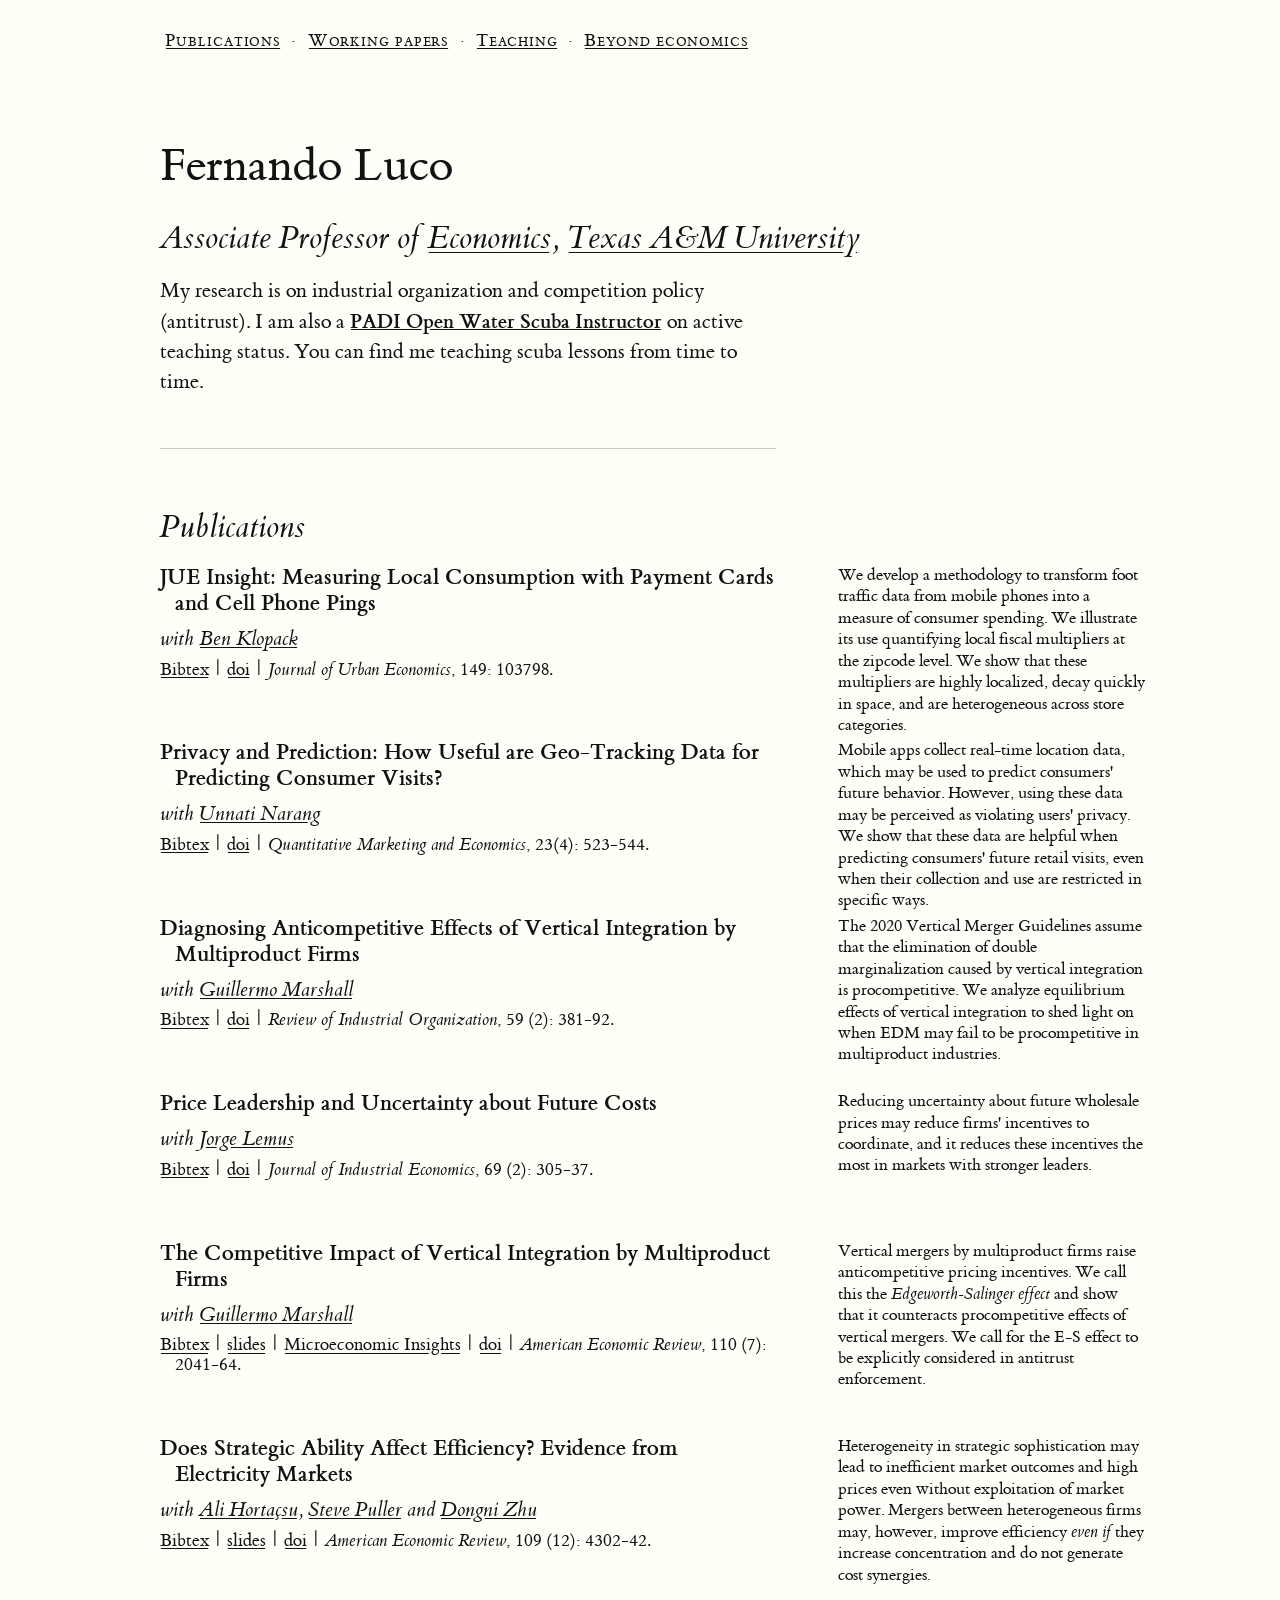
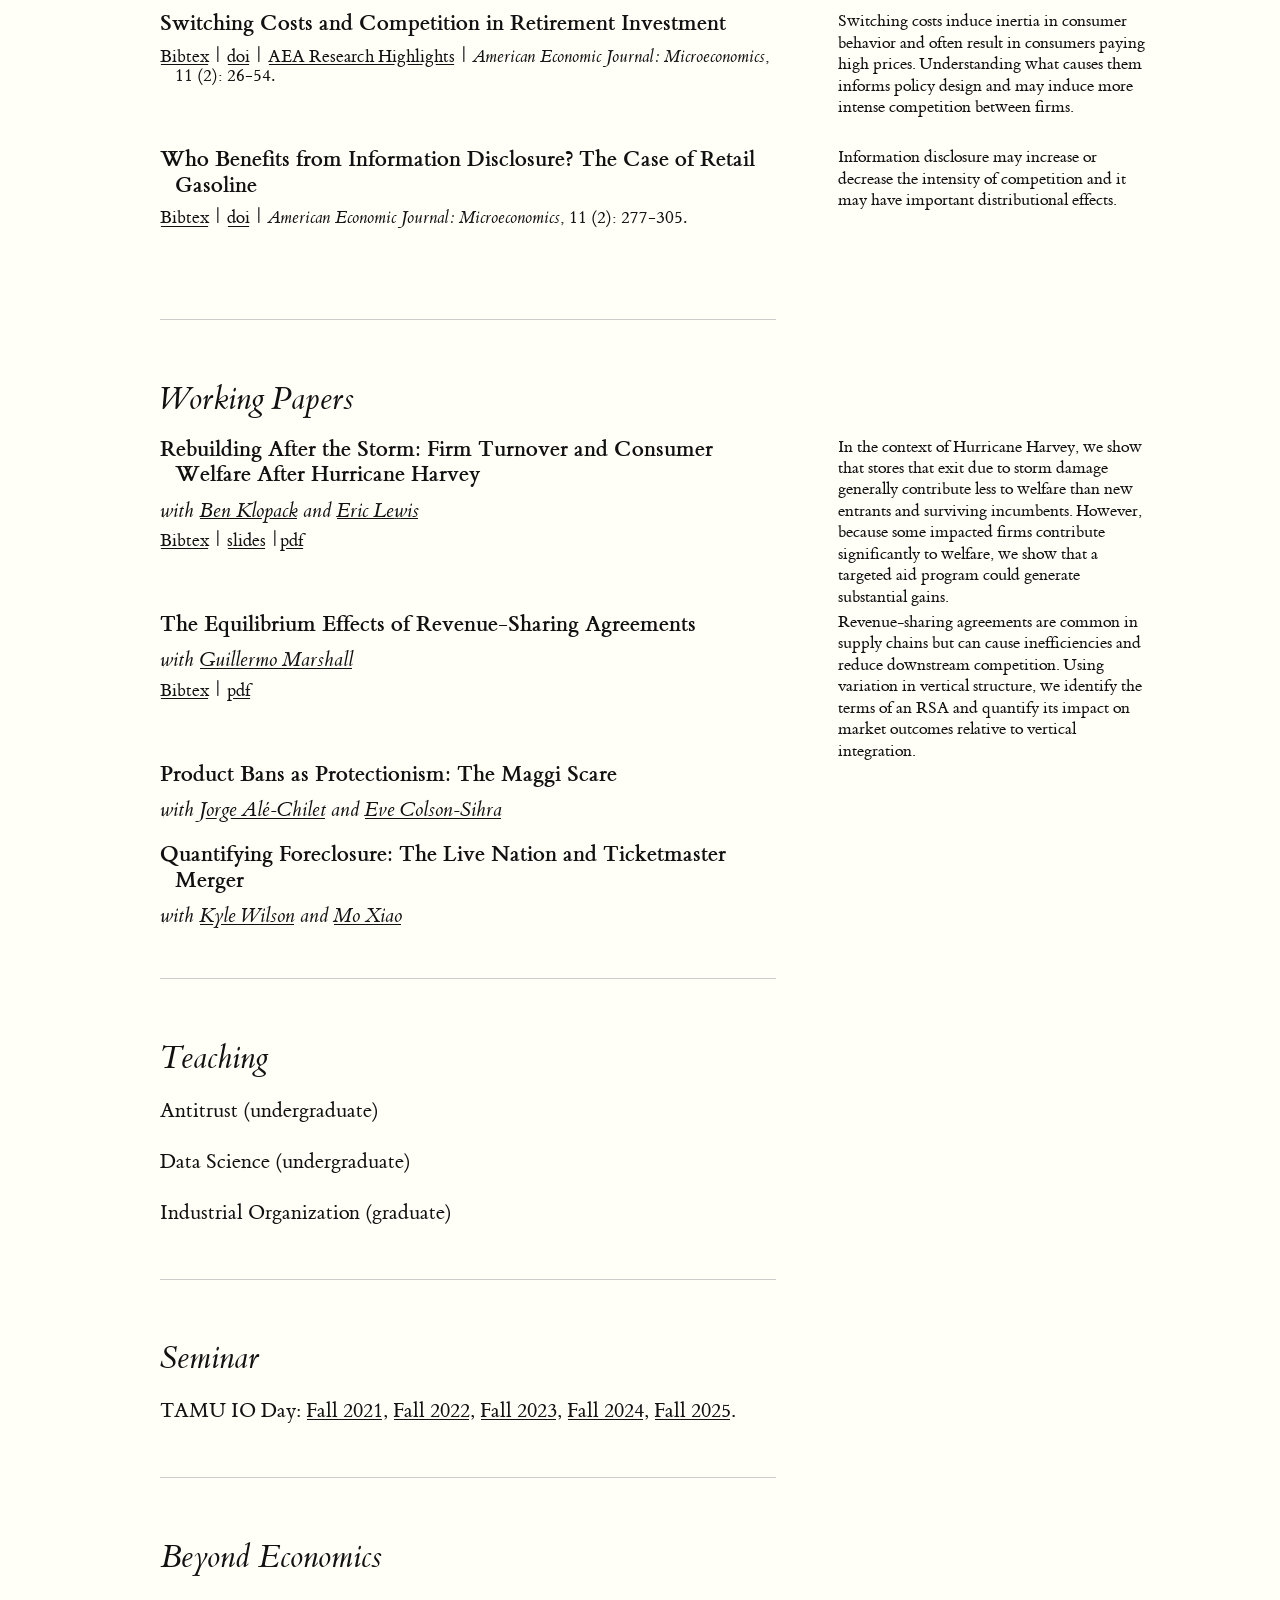
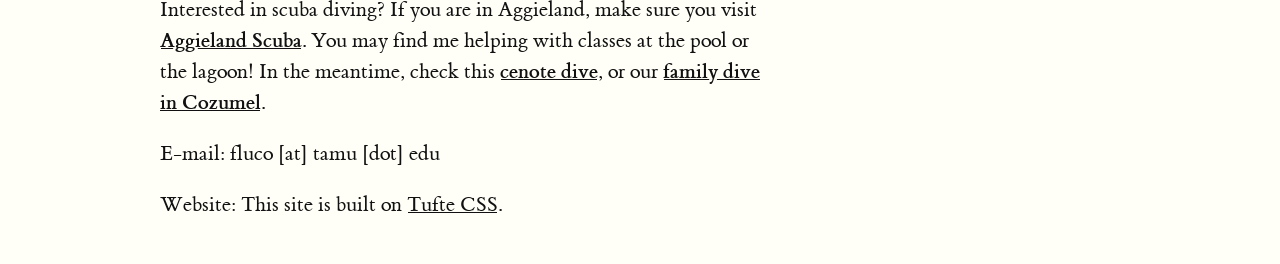
<file: index.html>
<!doctype html>
<html lang="en">
  <head>
<!-- Google tag (gtag.js) -->
<script async src="https://www.googletagmanager.com/gtag/js?id=G-HPYVKCL534"></script>
  <script>
    window.dataLayer = window.dataLayer || [];
    function gtag(){dataLayer.push(arguments);}
    gtag('js', new Date());
    gtag('config', 'G-HPYVKCL534');
  </script>

  <link rel="stylesheet" href="tufte.css" type="text/css"/>
    <meta charset="utf-8">
    <meta name="viewport" content="width=device-width, initial-scale=1">
    <meta name="author" content="Fernando Luco">
    <meta name="description" content="Fernando Luco – Associate Professor of Economics at Texas A&M University. Research on industrial organization and antitrust.">
    <title>Fernando Luco</title>
  </head>
  <body>
    <nav>
      <a href="#publications">Publications</a> ·
      <a href="#working-papers">Working papers</a> ·
      <a href="#teaching">Teaching</a> ·
      <a href="#beyond-econ">Beyond economics</a>
    </nav>

    <section>

    <h1>Fernando Luco</h1>

	<h2>Associate Professor of <a href="https://econ.tamu.edu/" target="_blank">Economics</a>, <a href="https://www.tamu.edu/" target="_blank">Texas A&M University</a></h2>
<p>
		My research is on industrial organization and competition policy (antitrust). I am also a <a href = "https://www.padi.com/" target ="_blank"><b>PADI Open Water Scuba Instructor</b></a> on active teaching status. You can find me teaching scuba lessons from time to time.
</p>
</section>

<hr>

<section id="publications">
<h2> Publications </h2>

<p>
    <label for="mn-jue" class="margin-toggle">&#8853;</label>
    <input type="checkbox" id="mn-jue" class="margin-toggle"/>
    <span class="marginnote">We develop a methodology to transform foot traffic data from mobile phones into a measure of consumer spending. We illustrate its use quantifying local fiscal multipliers at the zipcode level. We show that these multipliers are highly localized, decay quickly in space, and are heterogeneous across store categories.
    </span>
	<span class="papertitle"><strong>JUE Insight: Measuring Local Consumption with Payment Cards and Cell Phone Pings</strong></span>
	<span class="coauthors">with <a href="https://sites.google.com/view/benklopack/" target="_blank">Ben Klopack</a></span>
		<span class="paperdetails">
		<a href="pdfs/Luco.bib">Bibtex</a>
		| <a href="https://doi.org/10.1016/j.jue.2025.103798" target="_blank">doi</a>
		| <i>Journal of Urban Economics</i>, 149: 103798.
        </span>
</p>

<p>
        <label for="mn-privacy" class="margin-toggle">&#8853;</label>
        <input type="checkbox" id="mn-privacy" class="margin-toggle"/>
        <span class="marginnote">Mobile apps collect real-time location data, which may be used to predict consumers' future behavior. However, using these data may be perceived as violating users' privacy. We show that these data are helpful when predicting consumers' future retail visits, even when their collection and use are restricted in specific ways.
</span>
        <span class="papertitle"><strong>Privacy and Prediction: How Useful are Geo-Tracking Data for Predicting Consumer Visits?</strong></span>
	<span class="coauthors">with <a href="http://www.unnatinarang.com/" target="_blank">Unnati Narang</a></span>
	<span class="paperdetails">
			<a href="pdfs/Luco.bib">Bibtex</a>
			| <a href="https://doi.org/10.1007/s11129-025-09299-2" target="_blank">doi</a> | <i>Quantitative Marketing and Economics</i>, 23(4): 523-544.
        </span>
</p>

<p>
	<label for="mn-edm" class="margin-toggle">&#8853;</label>
	<input type="checkbox" id="mn-edm" class="margin-toggle"/>
	<span class="marginnote">The 2020 Vertical Merger Guidelines assume that the elimination of double marginalization caused by vertical integration is procompetitive. We analyze equilibrium effects of vertical integration to shed light on when EDM may fail to be procompetitive in multiproduct industries.</span>
	<span class="papertitle"><strong>Diagnosing Anticompetitive Effects of Vertical Integration by Multiproduct Firms</strong></span>
	<span class="coauthors">with <a href="https://g-marshall.github.io/" target="_blank">Guillermo Marshall</a></span>
	<span class="paperdetails">
    <a href="pdfs/Luco.bib">Bibtex</a>
	| <a href="https://doi.org/10.1007/s11151-021-09823-0" target="_blank">doi</a>
		| <i>Review of Industrial Organization</i>, 59 (2): 381-92.
	</span>
</p>

<p>
	<label for="mn-price" class="margin-toggle">&#8853;</label>
	<input type="checkbox" id="mn-price" class="margin-toggle"/>
	<span class="marginnote">Reducing uncertainty about future wholesale prices may reduce firms' incentives to coordinate, and it reduces these incentives the most
	in markets with stronger leaders.</span>
	<span class="papertitle"><strong>Price Leadership and Uncertainty about Future Costs</strong></span>
	<span class="coauthors">with <a href="https://sites.google.com/site/jorgelemuswebsite/" target="_blank">Jorge Lemus</a></span>
	<span class="paperdetails">
		<a href="pdfs/Luco.bib">Bibtex</a>
		| <a href="https://doi.org/10.1111/joie.12248" target="_blank">doi</a>
		| <i>Journal of Industrial Economics</i>, 69 (2): 305-37.
	</span>
</p>

<p>
	<label for="mn-vertical" class="margin-toggle">&#8853;</label>
	<input type="checkbox" id="mn-vertical" class="margin-toggle"/>
	<span class="marginnote">Vertical mergers by multiproduct firms raise anticompetitive pricing incentives. We call this the <i>Edgeworth-Salinger effect</i> and show
	that it counteracts procompetitive effects of vertical mergers. We call for the E-S effect to be explicitly considered in antitrust enforcement.</span>
	<span class="papertitle"><strong>The Competitive Impact of Vertical Integration by Multiproduct Firms</strong></span>
	<span class="coauthors">with <a href="https://g-marshall.github.io/" target="_blank">Guillermo Marshall</a></span>
	<span class="paperdetails">
		<a href="pdfs/Luco.bib">Bibtex</a>
		| <a href="pdfs/Luco_Marshall_2020_slides.pdf" target="_blank">slides</a>
		| <a href="https://microeconomicinsights.org/effects-of-vertical-mergers-on-competition-evidence-from-the-carbonated-drinks-industry/" target="_blank">Microeconomic Insights</a>
		| <a href="https://doi.org/10.1257/aer.20180071" target="_blank">doi</a>
		| <i>American Economic Review</i>, 110 (7): 2041-64.
	</span>
</p>

<p>
        <label for="mn-strategic" class="margin-toggle">&#8853;</label>
        <input type="checkbox" id="mn-strategic" class="margin-toggle"/>
        <span class="marginnote">Heterogeneity in strategic sophistication may lead to inefficient market outcomes and high prices even without exploitation of market power.
	Mergers between heterogeneous firms may, however, improve efficiency <i>even if</i> they increase concentration and do not generate cost synergies.</span>
        <span class="papertitle"><strong>Does Strategic Ability Affect Efficiency? Evidence from Electricity Markets</strong></span>
	<span class="coauthors">with <a href="http://home.uchicago.edu/hortacsu/" target="_blank">Ali Horta&ccedil;su</a>,
	<a href="https://sites.google.com/site/stevepuller/" target="_blank">Steve Puller</a> and
	<a href="https://dongnizhu.weebly.com/" target="_blank">Dongni Zhu</a></span>
        <span class="paperdetails">
		<a href="pdfs/Luco.bib">Bibtex</a>
	 | <a href="pdfs/HLPZ_2019_slides.pdf" target="_blank">slides</a>
         | <a href="https://doi.org/10.1257/aer.20172015" target="_blank">doi</a>
         | <i>American Economic Review</i>, 109 (12): 4302-42.
        </span>
</p>

<p>
        <label for="mn-switching" class="margin-toggle">&#8853;</label>
        <input type="checkbox" id="mn-switching" class="margin-toggle"/>
        <span class="marginnote">Switching costs induce inertia in consumer behavior and often result in consumers paying high prices. Understanding what causes them
	informs policy design and may induce more intense competition between firms.</span>
        <span class="papertitle"><strong>Switching Costs and Competition in Retirement Investment</strong></span>
        <span class="paperdetails">
		<a href="pdfs/Luco.bib">Bibtex</a>
               | <a href="https://doi.org/10.1257/mic.20160332" target="_blank">doi</a>
		| <a href="https://www.aeaweb.org/research/chile-pension-fund-switching-cost" target="_blank">AEA Research Highlights</a>
                | <i>American Economic Journal: Microeconomics</i>, 11 (2): 26-54.
        </span>
</p>

<p>
        <label for="mn-info" class="margin-toggle">&#8853;</label>
        <input type="checkbox" id="mn-info" class="margin-toggle"/>
        <span class="marginnote">Information disclosure may increase or decrease the intensity of competition and it may have important distributional effects.</span>
        <span class="papertitle"><strong>Who Benefits from Information Disclosure? The Case of Retail Gasoline</strong></span>
        <span class="paperdetails">
		<a href="pdfs/Luco.bib">Bibtex</a>
                | <a href="https://doi.org/10.1257/mic.20170110" target="_blank">doi</a>
                | <i>American Economic Journal: Microeconomics</i>, 11 (2): 277-305.
        </span>
</p>
</section>

<hr>

<section id="working-papers">
<h2> Working Papers </h2>

<p>
<label for="mn-harvey" class="margin-toggle">&#8853;</label>
<input type="checkbox" id="mn-harvey" class="margin-toggle"/>
<span class="marginnote">In the context of Hurricane Harvey, we show that stores that exit due to storm damage generally contribute less to welfare than new entrants and surviving incumbents. However, because some impacted firms contribute significantly to welfare, we show that a targeted aid program could generate substantial gains.
    </span>
        <span class="papertitle"><strong>Rebuilding After the Storm: Firm Turnover and Consumer Welfare After Hurricane Harvey</strong></span>
	<span class="coauthors">with <a href="https://sites.google.com/view/benklopack/" target="_blank">Ben Klopack</a> and
	<a href="https://sites.google.com/site/erickylelewis/home" target="_blank">Eric Lewis</a></span>
	<span class="paperdetails">
		<a href="pdfs/Luco.bib">Bibtex</a>
				 | <a href="pdfs/Klopack_Lewis_Luco_2026_slides.pdf" target="_blank">slides</a>
         |<a href="pdfs/Klopack_Lewis_Luco_2026.pdf" target="_blank">pdf</a>
        </span>
</p>


<p>
    <label for="mn-rsa" class="margin-toggle">&#8853;</label>
    <input type="checkbox" id="mn-rsa" class="margin-toggle"/>
    <span class="marginnote">Revenue-sharing agreements are common in supply chains but can cause inefficiencies and reduce downstream competition. Using variation in vertical structure, we identify the terms of an RSA and quantify its impact on market outcomes relative to vertical integration.
    </span>
	<span class="papertitle"><strong>The Equilibrium Effects of Revenue-Sharing Agreements</strong></span>
	<span class="coauthors">with <a href="https://g-marshall.github.io/" target="_blank">Guillermo Marshall</a></span>
		<span class="paperdetails">
		<a href="pdfs/Luco.bib">Bibtex</a>
			| <a href="pdfs/Luco_Marshall_2026.pdf" target="_blank">pdf</a> 
		</span>
</p>

<p>
        <span class="papertitle"><strong>Product Bans as Protectionism: The Maggi Scare</strong></span>
	<span class="coauthors">with <a href="https://sites.google.com/site/jorgealechilet/" target="_blank">Jorge Alé-Chilet</a> and
	<a href="https://sites.google.com/view/evecolsonsihra/" target="_blank">Eve Colson-Sihra</a></span>
</p>

<p>
        <span class="papertitle"><strong>Quantifying Foreclosure: The Live Nation and Ticketmaster Merger</strong></span>
        <span class="coauthors">with <a href="https://sites.google.com/view/kyle-wilson" target="_blank">Kyle Wilson</a> and
        <a href="https://sites.google.com/view/moxiao" target="_blank">Mo Xiao</a></span>
</p>
</section>

<hr>

<section id="teaching">
<h2>Teaching</h2>
<p>Antitrust (undergraduate)</p>
<p>Data Science (undergraduate)</p>
<p>Industrial Organization (graduate)</p>
</section>

<hr>

<section>
<h2>Seminar</h2>
<p>TAMU IO Day: <a href="pdfs/TAMU_IO_Day_2021.pdf" target="_blank">Fall 2021</a>, <a href="pdfs/TAMU_IO_Day_2022.pdf" target="_blank">Fall 2022</a>, <a href="pdfs/TAMU_IO_Day_2023.pdf" target="_blank">Fall 2023</a>, <a href="pdfs/TAMU_IO_Day_2024.pdf" target="_blank">Fall 2024</a>, <a href="pdfs/TAMU_IO_Day_2025.pdf" target="_blank">Fall 2025</a>.
</p>
</section>

<hr>

<section id="beyond-econ">
<h2>Beyond Economics</h2>
<p>Interested in scuba diving? If you are in Aggieland, make sure you visit <a href = "https://www.aggielandscuba.com/" target ="_blank"><b>Aggieland Scuba</b></a>. You may find me helping with classes at the pool or the lagoon! In the meantime, check this <a href = "https://www.instagram.com/p/C9qJy2wSMTT/?img_index=1" target ="_blank"><b>cenote dive</b></a>, or our <a href = "https://www.instagram.com/p/C9YQ4NVSZi-/?img_index=1" target ="_blank"><b>family dive in Cozumel</b></a>.
</p>
<p>E-mail: fluco [at] tamu [dot] edu</p>
<p>Website: This site is built on <a href="https://edwardtufte.github.io/tufte-css/" target="_blank">Tufte CSS</a>.</p>
</section>

  </body>
</html>
</file>
<file: tufte.css>
@charset "UTF-8";

/* Import ET Book styles
   adapted from https://github.com/edwardtufte/et-book/blob/gh-pages/et-book.css */

@font-face {
    font-family: "et-book";
    src: url("et-book/et-book-roman-line-figures/et-book-roman-line-figures.eot");
    src: url("et-book/et-book-roman-line-figures/et-book-roman-line-figures.eot?#iefix") format("embedded-opentype"), url("et-book/et-book-roman-line-figures/et-book-roman-line-figures.woff") format("woff"), url("et-book/et-book-roman-line-figures/et-book-roman-line-figures.ttf") format("truetype"), url("et-book/et-book-roman-line-figures/et-book-roman-line-figures.svg#etbookromanosf") format("svg");
    font-weight: normal;
    font-style: normal;
    font-display: swap;
}

@font-face {
    font-family: "et-book";
    src: url("et-book/et-book-display-italic-old-style-figures/et-book-display-italic-old-style-figures.eot");
    src: url("et-book/et-book-display-italic-old-style-figures/et-book-display-italic-old-style-figures.eot?#iefix") format("embedded-opentype"), url("et-book/et-book-display-italic-old-style-figures/et-book-display-italic-old-style-figures.woff") format("woff"), url("et-book/et-book-display-italic-old-style-figures/et-book-display-italic-old-style-figures.ttf") format("truetype"), url("et-book/et-book-display-italic-old-style-figures/et-book-display-italic-old-style-figures.svg#etbookromanosf") format("svg");
    font-weight: normal;
    font-style: italic;
    font-display: swap;
}

@font-face {
    font-family: "et-book";
    src: url("et-book/et-book-bold-line-figures/et-book-bold-line-figures.eot");
    src: url("et-book/et-book-bold-line-figures/et-book-bold-line-figures.eot?#iefix") format("embedded-opentype"), url("et-book/et-book-bold-line-figures/et-book-bold-line-figures.woff") format("woff"), url("et-book/et-book-bold-line-figures/et-book-bold-line-figures.ttf") format("truetype"), url("et-book/et-book-bold-line-figures/et-book-bold-line-figures.svg#etbookromanosf") format("svg");
    font-weight: bold;
    font-style: normal;
    font-display: swap;
}

@font-face {
    font-family: "et-book-roman-old-style";
    src: url("et-book/et-book-roman-old-style-figures/et-book-roman-old-style-figures.eot");
    src: url("et-book/et-book-roman-old-style-figures/et-book-roman-old-style-figures.eot?#iefix") format("embedded-opentype"), url("et-book/et-book-roman-old-style-figures/et-book-roman-old-style-figures.woff") format("woff"), url("et-book/et-book-roman-old-style-figures/et-book-roman-old-style-figures.ttf") format("truetype"), url("et-book/et-book-roman-old-style-figures/et-book-roman-old-style-figures.svg#etbookromanosf") format("svg");
    font-weight: normal;
    font-style: normal;
    font-display: swap;
}

/* Tufte CSS styles */
html {
    font-size: 15px;
}

/* Navigation */
nav {
    font-variant: small-caps;
    font-size: 1.2rem;
    letter-spacing: 0.05em;
    margin-top: 2rem;
    padding-bottom: 1rem;
}

nav a {
    margin-right: 0.3em;
    margin-left: 0.3em;
}

body {
    width: 87.5%;
    margin-left: auto;
    margin-right: auto;
    padding-left: 12.5%;
    font-family: et-book, Palatino, "Palatino Linotype", "Palatino LT STD", "Book Antiqua", Georgia, serif;
    background-color: #fffff8;
    color: #111111;
    max-width: 1400px;
    counter-reset: sidenote-counter; 
}

h1 {
    font-weight: 400;
    margin-top: 4rem;
    margin-bottom: 1.5rem;
    font-size: 3.2rem;
    line-height: 1; 
}

h2 {
    font-style: italic;
    font-weight: 400;
    margin-top: 2.1rem;
    margin-bottom: 1.4rem;
    font-size: 2.2rem;
    line-height: 1; 
}

h3 {
    font-style: italic;
    font-weight: 400;
    font-size: 2rem;
    margin-top: 2rem;
    margin-bottom: 1.4rem;
    line-height: 1; 
}

hr {
    display: block;
    height: 1px;
    width: 55%;
    border: 0;
    border-top: 1px solid #ccc;
    margin: 1em 0;
    padding: 0; 
}

p.subtitle {
    font-style: italic;
    margin-top: 1rem;
    margin-bottom: 1rem;
    font-size: 1.8rem;
    display: block;
    line-height: 1; 
}

.papertitle{
	font-family: et-book, libertine, serif;
    margin-top: 0rem;
    margin-bottom: 0.7rem;
    font-size: 1.5rem;
    display: block;
    line-height: 1.1; 
    text-indent: -1rem;
	margin-left: 1rem;
}

.coauthors{
	font-family: et-book, libertine, serif;
	font-style: italic;
    margin-top: 0rem;
    margin-bottom: 0.7rem;
    display: block;
    line-height: 1.1; 
    text-indent: -1rem;
	margin-left: 1rem;
}

.miniabstract{
	font-family: et-book, libertine, serif;
	font-style: italic;
    margin-top: 0rem;
    margin-bottom: 1rem;
    display: block;
    line-height: 1.1; 
    text-indent: -1rem;
	margin-left: 1rem;
}

.paperdetails{
	font-style: et-book, roman, serif;
	font-size: 1.2rem;
    margin-top: 0rem;
    margin-bottom: 4rem;
    display: block;
    line-height: 1.1;
    text-indent: -1rem;
	margin-left: 1rem;
}

.noline {
	line-height: 0.01;
    margin-top: 0;
    margin-bottom: 0;
    margin: 0;
    padding: 0; 
    border: 0;
    border-top: 0;
}

.numeral {
    font-family: et-book-roman-old-style; 
}

.danger {
    color: red; 
}

article {
    padding: 5rem 0rem; 
}

section {
    padding-top: 1rem;
    padding-bottom: 1rem; 
}

p,
ol,
ul {
    font-size: 1.4rem;
    line-height: 2rem; 
}

p {
    margin-top: 1.4rem;
    margin-bottom: 1.4rem;
    padding-right: 0;
    vertical-align: baseline; 
}

/* Chapter Epigraphs */
div.epigraph {
    margin: 5em 0; 
}

div.epigraph > blockquote {
    margin-top: 3em;
    margin-bottom: 3em; 
}

div.epigraph > blockquote,
div.epigraph > blockquote > p {
    font-style: italic; 
}

div.epigraph > blockquote > footer {
    font-style: normal; 
}

div.epigraph > blockquote > footer > cite {
    font-style: italic; 
}
/* end chapter epigraphs styles */

blockquote {
    font-size: 1.4rem; 
}

blockquote p {
    width: 55%;
    margin-right: 40px; 
}

blockquote footer {
    width: 55%;
    font-size: 1.1rem;
    text-align: right; 
}

section > p,
section > footer,
section > table {
    width: 55%; 
}

/* 50 + 5 == 55, to be the same width as paragraph */
section > ol,
section > ul {
    width: 50%;
    -webkit-padding-start: 5%; 
}

li:not(:first-child) {
    margin-top: 0.25rem; 
}

figure {
    padding: 0;
    border: 0;
    font-size: 100%;
    font: inherit;
    vertical-align: baseline;
    max-width: 55%;
    -webkit-margin-start: 0;
    -webkit-margin-end: 0;
    margin: 0 0 3em 0; 
}

figcaption {
    float: right;
    clear: right;
    margin-top: 0;
    margin-bottom: 0;
    font-size: 1.1rem;
    line-height: 1.6;
    vertical-align: baseline;
    position: relative;
    max-width: 40%; 
}

figure.fullwidth figcaption {
    margin-right: 24%; 
}

/* Links: replicate underline that clears descenders */
a:link,
a:visited {
    color: inherit; 
}

.no-tufte-underline:link {
    background: unset;
    text-shadow: unset;
}

a:link, .tufte-underline, .hover-tufte-underline:hover {
    text-decoration: none;
    background: -webkit-linear-gradient(#fffff8, #fffff8), -webkit-linear-gradient(#fffff8, #fffff8), -webkit-linear-gradient(currentColor, currentColor);
    background: linear-gradient(#fffff8, #fffff8), linear-gradient(#fffff8, #fffff8), linear-gradient(currentColor, currentColor);
    -webkit-background-size: 0.05em 1px, 0.05em 1px, 1px 1px;
    -moz-background-size: 0.05em 1px, 0.05em 1px, 1px 1px;
    background-size: 0.05em 1px, 0.05em 1px, 1px 1px;
    background-repeat: no-repeat, no-repeat, repeat-x;
    text-shadow: 0.03em 0 #fffff8, -0.03em 0 #fffff8, 0 0.03em #fffff8, 0 -0.03em #fffff8, 0.06em 0 #fffff8, -0.06em 0 #fffff8, 0.09em 0 #fffff8, -0.09em 0 #fffff8, 0.12em 0 #fffff8, -0.12em 0 #fffff8, 0.15em 0 #fffff8, -0.15em 0 #fffff8;
    background-position: 0% 93%, 100% 93%, 0% 93%; 
}

@media screen and (-webkit-min-device-pixel-ratio: 0) {
    a:link, .tufte-underline, .hover-tufte-underline:hover {
        background-position-y: 87%, 87%, 87%;
    }
}

a:link::selection,
a:link::-moz-selection {
    text-shadow: 0.03em 0 #b4d5fe, -0.03em 0 #b4d5fe, 0 0.03em #b4d5fe, 0 -0.03em #b4d5fe, 0.06em 0 #b4d5fe, -0.06em 0 #b4d5fe, 0.09em 0 #b4d5fe, -0.09em 0 #b4d5fe, 0.12em 0 #b4d5fe, -0.12em 0 #b4d5fe, 0.15em 0 #b4d5fe, -0.15em 0 #b4d5fe;
    background: #b4d5fe;
}

/* Link hover state */
a:hover {
    color: #a00000;
}

/* Sidenotes, margin notes, figures, captions */
img {
    max-width: 100%; 
}

.sidenote,
.marginnote {
    float: right;
    clear: right;
    margin-right: -60%;
    width: 50%;
    margin-top: 0;
    margin-bottom: 0;
    font-size: 1.1rem;
    line-height: 1.3;
    vertical-align: baseline;
    position: relative; 
}

.sidenote-number {
    counter-increment: sidenote-counter; 
}

.sidenote-number:after,
.sidenote:before {
    font-family: et-book-roman-old-style;
    position: relative;
    vertical-align: baseline; 
}

.sidenote-number:after {
    content: counter(sidenote-counter);
    font-size: 1rem;
    top: -0.5rem;
    left: 0.1rem; 
}

.sidenote:before {
    content: counter(sidenote-counter) " ";
    font-size: 1rem;
    top: -0.5rem; 
}

blockquote .sidenote,
blockquote .marginnote {
    margin-right: -82%;
    min-width: 59%;
    text-align: left; 
}

div.fullwidth,
table.fullwidth {
    width: 100%; 
}

div.table-wrapper {
    overflow-x: auto;
    font-family: "Trebuchet MS", "Gill Sans", "Gill Sans MT", sans-serif; 
}

.sans {
    font-family: "Gill Sans", "Gill Sans MT", Calibri, sans-serif;
    letter-spacing: .03em; 
}

code, pre > code {
    font-family: Consolas, "Liberation Mono", Menlo, Courier, monospace;
    font-size: 1.0rem;
    line-height: 1.42;
    -webkit-text-size-adjust: 100%; /* Prevent adjustments of font size after orientation changes in iOS. See https://github.com/edwardtufte/tufte-css/issues/81#issuecomment-261953409 */
}

.sans > code {
    font-size: 1.2rem; 
}

h1 > code,
h2 > code,
h3 > code {
    font-size: 0.80em; 
}

.marginnote > code,
.sidenote > code {
    font-size: 1rem; 
}

pre > code {
    font-size: 0.9rem;
    width: 52.5%;
    margin-left: 2.5%;
    overflow-x: auto;
    display: block;
}

pre.fullwidth > code {
    width: 90%; 
}

.fullwidth {
    max-width: 90%;
    clear:both; 
}

span.newthought {
    font-variant: small-caps;
    font-size: 1.2em; 
}

input.margin-toggle {
    display: none; 
}

label.sidenote-number {
    display: inline; 
}

label.margin-toggle:not(.sidenote-number) {
    display: none;
}

label.margin-toggle {
    color: #a00000;
    cursor: pointer;
}

.iframe-wrapper {
    position: relative;
    padding-bottom: 56.25%; /* 16:9 */
    padding-top: 25px;
    height: 0; 
}

.iframe-wrapper iframe {
    position: absolute;
    top: 0;
    left: 0;
    width: 100%;
    height: 100%; 
}

@media (max-width: 760px) {
    body {
        width: 84%;
        padding-left: 8%;
        padding-right: 8%; 
    }
    
    hr,
    section > p,
    section > footer,
    section > table {
        width: 100%; 
    }
    
    pre > code {
        width: 97%; 
    }

    section > ol {
        width: 90%; 
    }

    section > ul {
        width: 90%; 
    }

    figure {
        max-width: 90%; 
    }
    
    figcaption,
    figure.fullwidth figcaption {
        margin-right: 0%;
        max-width: none; 
    }
    
    blockquote {
        margin-left: 1.5em;
        margin-right: 0em; 
    }

    blockquote p,
    blockquote footer {
        width: 100%; 
    }
    
    label.margin-toggle:not(.sidenote-number) {
        display: inline;
    }

    .sidenote,
    .marginnote {
        display: none;
    }

    .margin-toggle:checked + .sidenote,
    .margin-toggle:checked + .marginnote {
        display: block;
        float: left;
        left: 1rem;
        clear: both;
        width: 95%;
        margin: 1rem 2.5%;
        vertical-align: baseline;
        position: relative;
    }

    label {
        cursor: pointer;
    }

    /* Reorder toggle below paper details on mobile */
    section#publications > p,
    section#working-papers > p {
        display: flex;
        flex-wrap: wrap;
    }

    section#publications > p > label.margin-toggle,
    section#working-papers > p > label.margin-toggle {
        order: 10;
    }

    section#publications > p > input.margin-toggle,
    section#working-papers > p > input.margin-toggle {
        order: 11;
    }

    section#publications > p > .marginnote,
    section#working-papers > p > .marginnote {
        order: 12;
    }

    section#publications > p > .papertitle,
    section#publications > p > .coauthors,
    section#publications > p > .paperdetails,
    section#working-papers > p > .papertitle,
    section#working-papers > p > .coauthors,
    section#working-papers > p > .paperdetails {
        order: 1;
        flex-basis: 100%;
    }

    /* Reduce gap between paper details and toggle label */
    section#publications > p > .paperdetails,
    section#working-papers > p > .paperdetails {
        margin-bottom: 0.3rem;
    }

    /* Increase gap between each paper block (toggle included) and the next */
    section#publications > p,
    section#working-papers > p {
        margin-bottom: 3rem;
    }

    div.table-wrapper,
    table {
        width: 85%; 
    }
    
    img {
        width: 100%;
    } 
}
</file>
